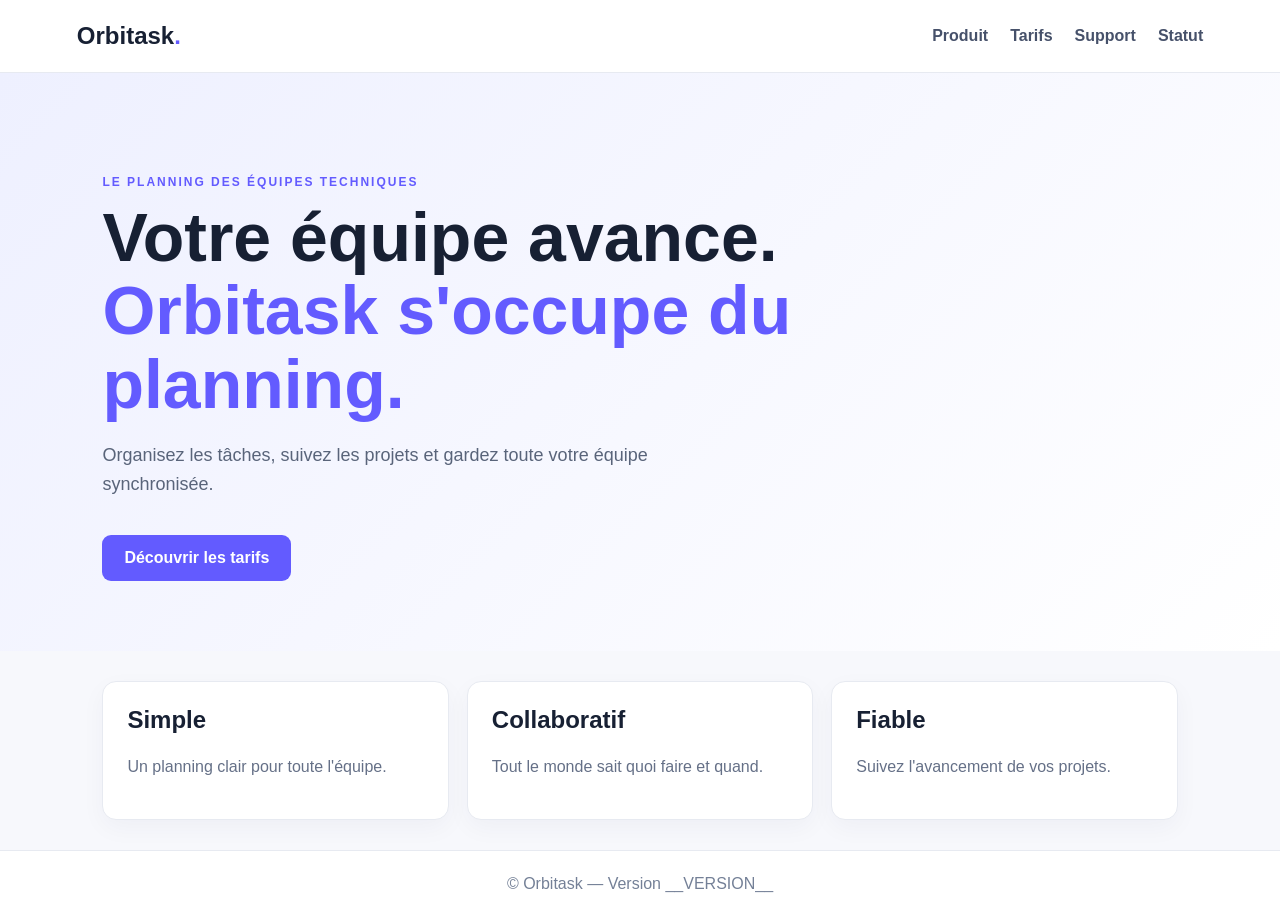
<file: index.html>
<!doctype html>
<html lang="fr">
<head>
  <meta charset="utf-8">
  <meta name="viewport" content="width=device-width, initial-scale=1">
  <title>Orbitask — Planning d'équipe</title>
  <link rel="stylesheet" href="style.css">
</head>
<body>
  <header class="site-header">
    <a class="logo" href="index.html">Orbitask<span>.</span></a>
    <nav aria-label="Navigation principale">
      <a href="produit.html">Produit</a>
      <a href="tarifs.html">Tarifs</a>
      <a href="support.html">Support</a>
      <a href="statut.html">Statut</a>
    </nav>
  </header>
  <main class="hero">
    <p class="eyebrow">LE PLANNING DES ÉQUIPES TECHNIQUES</p>
    <h1>Votre équipe avance.<br><span>Orbitask s'occupe du planning.</span></h1>
    <p>Organisez les tâches, suivez les projets et gardez toute votre équipe synchronisée.</p>
    <a class="button" href="tarifs.html">Découvrir les tarifs</a>
  </main>
  <section class="features">
    <article><h2>Simple</h2><p>Un planning clair pour toute l'équipe.</p></article>
    <article><h2>Collaboratif</h2><p>Tout le monde sait quoi faire et quand.</p></article>
    <article><h2>Fiable</h2><p>Suivez l'avancement de vos projets.</p></article>
  </section>
  <footer>© Orbitask — Version <span class="version">__VERSION__</span></footer>
</body>
</html>
</file>
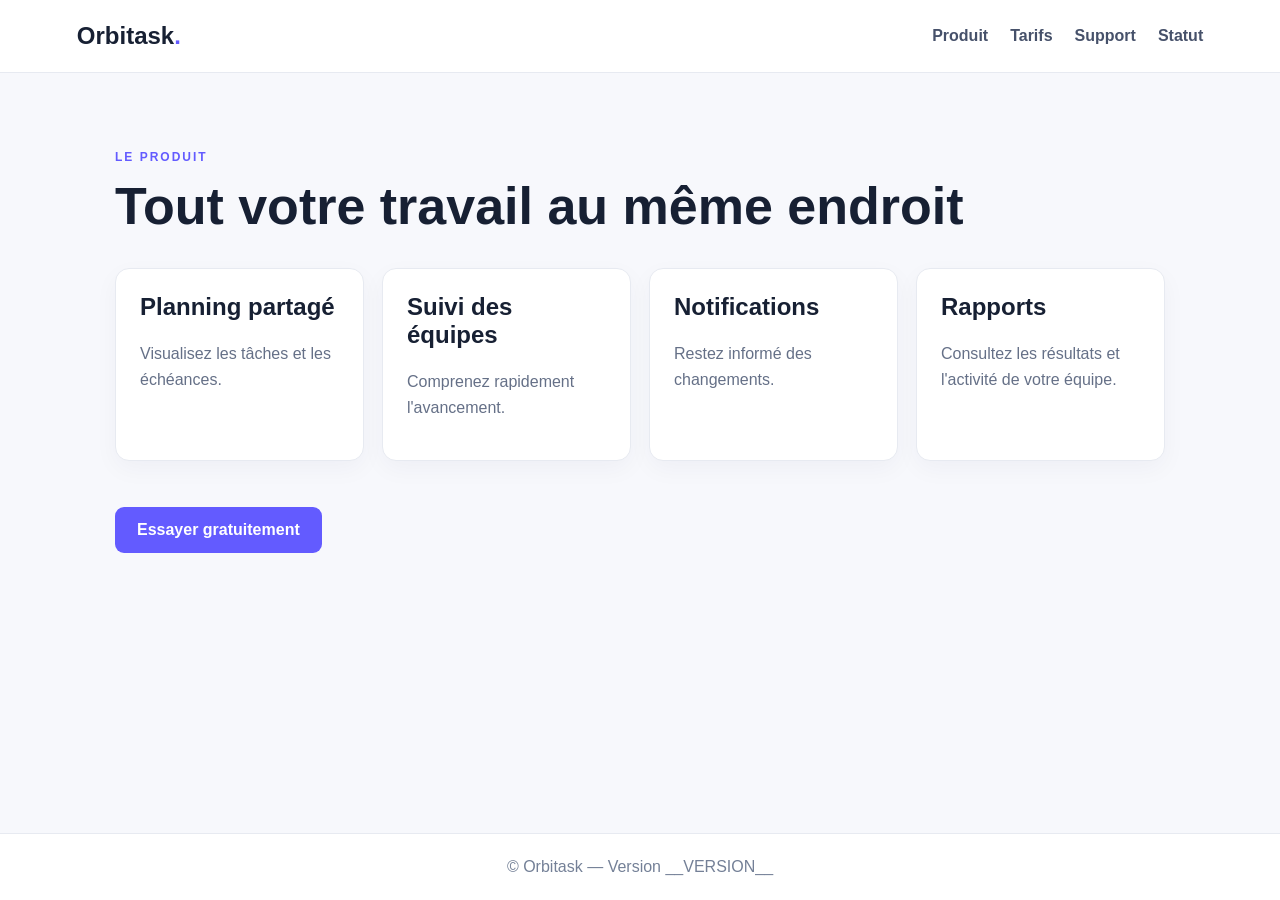
<file: produit.html>
<!doctype html>
<html lang="fr">
<head><meta charset="utf-8"><meta name="viewport" content="width=device-width, initial-scale=1"><title>Produit — Orbitask</title><link rel="stylesheet" href="style.css"></head>
<body>
<header class="site-header"><a class="logo" href="index.html">Orbitask<span>.</span></a><nav aria-label="Navigation principale"><a href="produit.html">Produit</a><a href="tarifs.html">Tarifs</a><a href="support.html">Support</a><a href="statut.html">Statut</a></nav></header>
<main class="page"><p class="eyebrow">LE PRODUIT</p><h1>Tout votre travail au même endroit</h1><div class="features">
<article><h2>Planning partagé</h2><p>Visualisez les tâches et les échéances.</p></article>
<article><h2>Suivi des équipes</h2><p>Comprenez rapidement l'avancement.</p></article>
<article><h2>Notifications</h2><p>Restez informé des changements.</p></article>
<article><h2>Rapports</h2><p>Consultez les résultats et l'activité de votre équipe.</p></article>
</div><a class="button" href="tarifs.html">Essayer gratuitement</a></main>
<footer>© Orbitask — Version <span class="version">__VERSION__</span></footer>
</body></html>
</file>
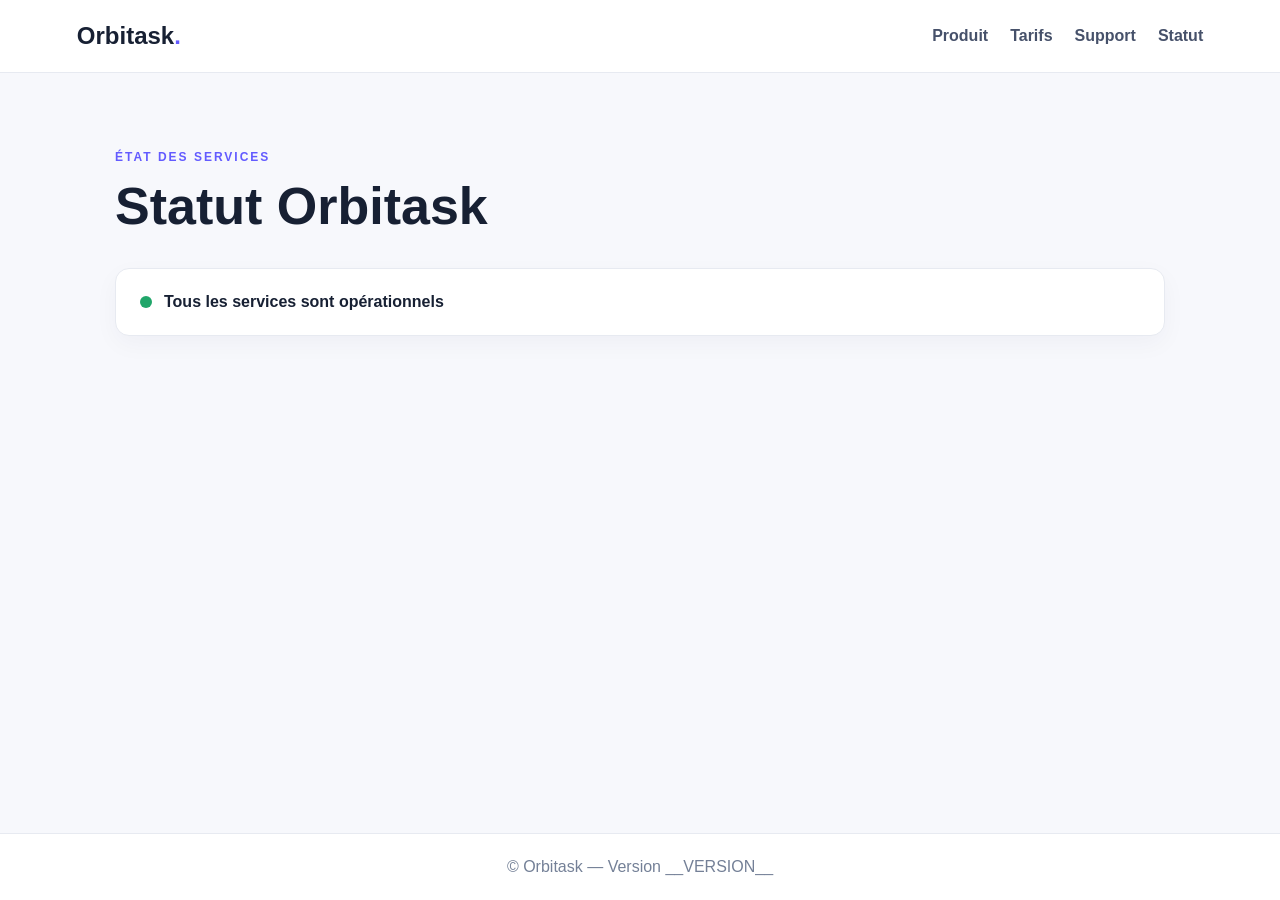
<file: statut.html>
<!doctype html>
<html lang="fr">
<head><meta charset="utf-8"><meta name="viewport" content="width=device-width, initial-scale=1"><title>Statut — Orbitask</title><link rel="stylesheet" href="style.css"></head>
<body>
<header class="site-header"><a class="logo" href="index.html">Orbitask<span>.</span></a><nav aria-label="Navigation principale"><a href="produit.html">Produit</a><a href="tarifs.html">Tarifs</a><a href="support.html">Support</a><a href="statut.html">Statut</a></nav></header>
<main class="page"><p class="eyebrow">ÉTAT DES SERVICES</p><h1>Statut Orbitask</h1><section class="panel status"><span class="status-dot"></span><strong>Tous les services sont opérationnels</strong></section></main>
<footer>© Orbitask — Version <span class="version">__VERSION__</span></footer>
</body></html>
</file>
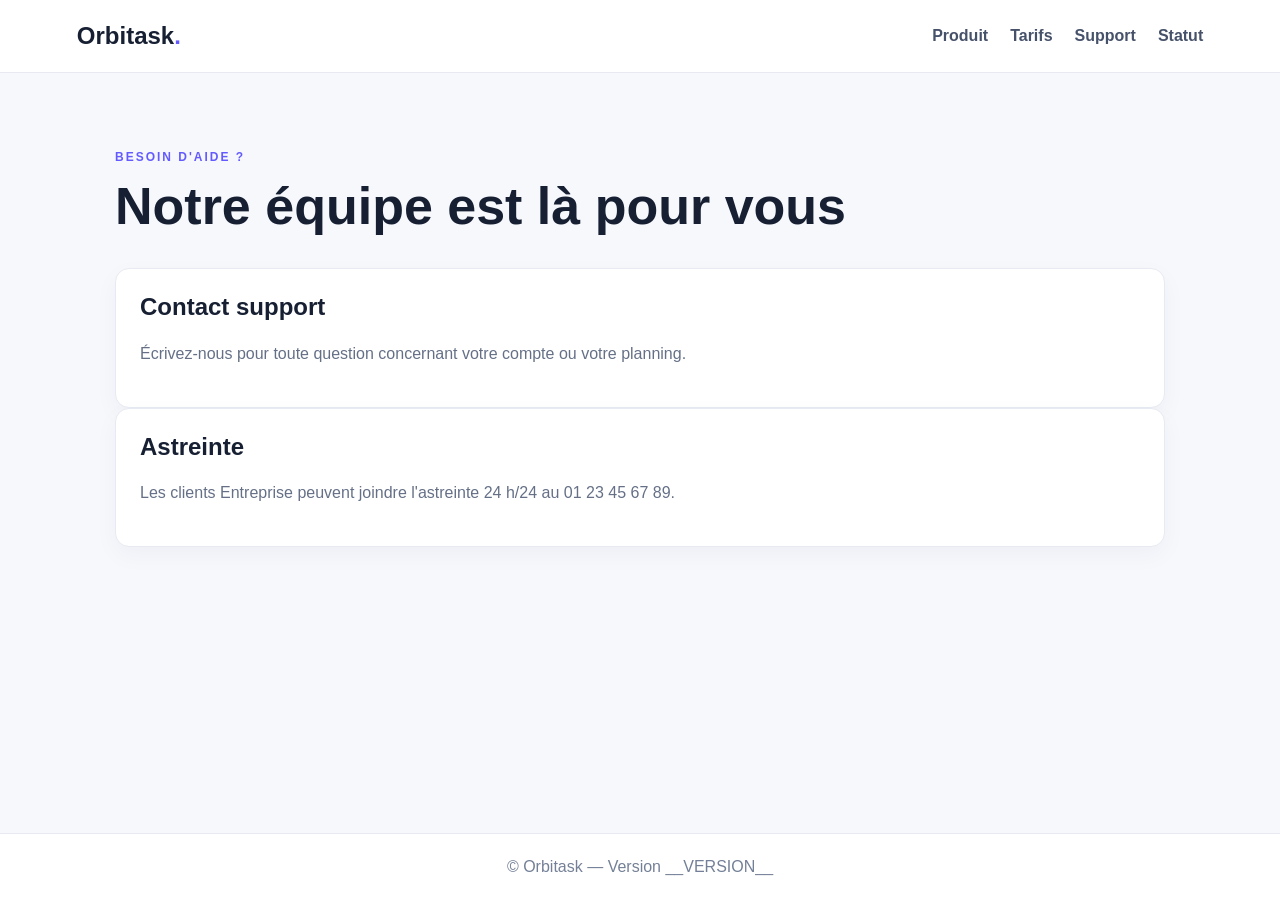
<file: support.html>
<!doctype html>
<html lang="fr">
<head><meta charset="utf-8"><meta name="viewport" content="width=device-width, initial-scale=1"><title>Support — Orbitask</title><link rel="stylesheet" href="style.css"></head>
<body>
<header class="site-header"><a class="logo" href="index.html">Orbitask<span>.</span></a><nav aria-label="Navigation principale"><a href="produit.html">Produit</a><a href="tarifs.html">Tarifs</a><a href="support.html">Support</a><a href="statut.html">Statut</a></nav></header>
<main class="page"><p class="eyebrow">BESOIN D'AIDE ?</p><h1>Notre équipe est là pour vous</h1><section class="panel"><h2>Contact support</h2><p>Écrivez-nous pour toute question concernant votre compte ou votre planning.</p></section><section class="panel"><h2>Astreinte</h2><p>Les clients Entreprise peuvent joindre l'astreinte 24 h/24 au 01 23 45 67 89.</p></section></main>
<footer>© Orbitask — Version <span class="version">__VERSION__</span></footer>
</body></html>
</file>
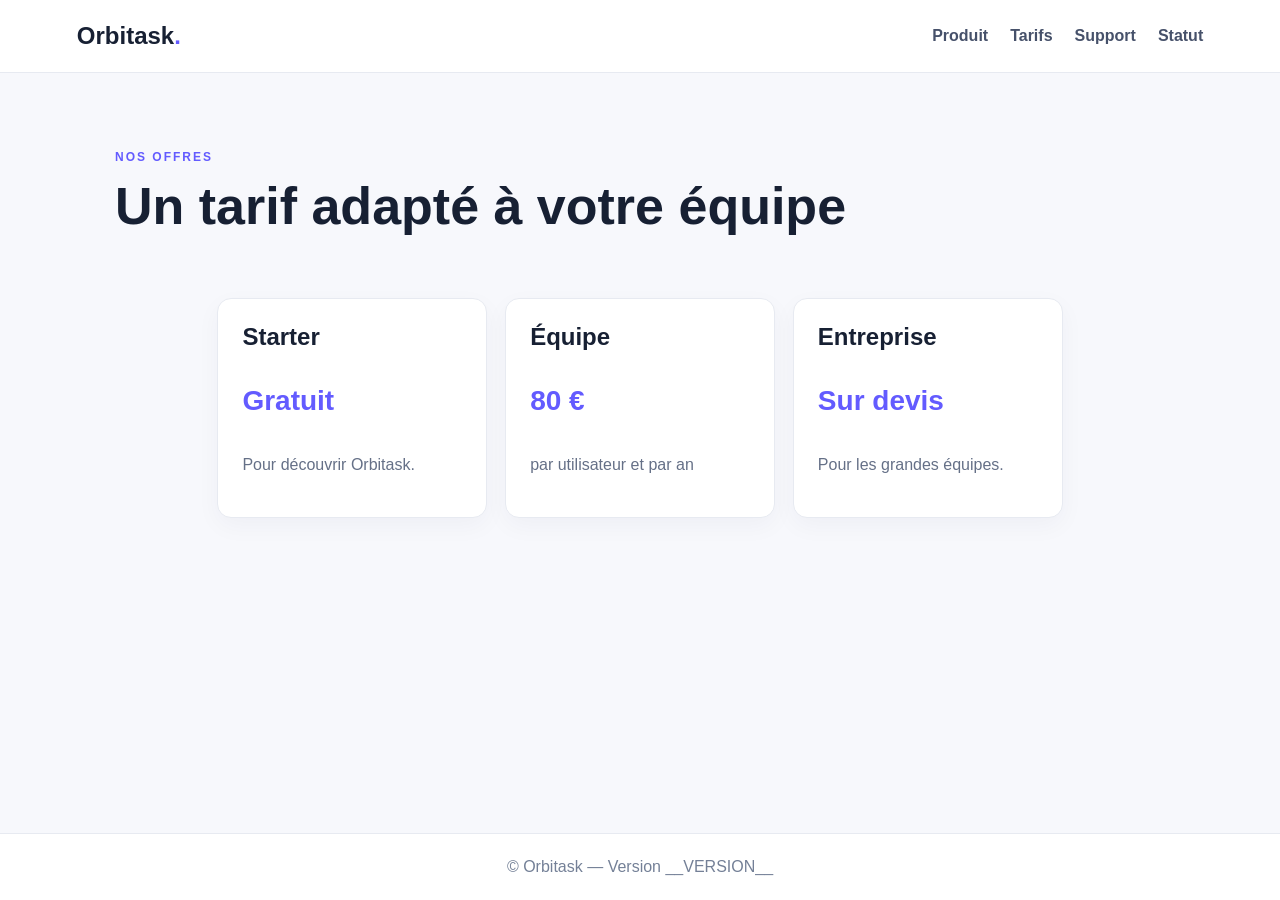
<file: tarifs.html>
<!doctype html>
<html lang="fr">
<head><meta charset="utf-8"><meta name="viewport" content="width=device-width, initial-scale=1"><title>Tarifs — Orbitask</title><link rel="stylesheet" href="style.css"></head>
<body>
<header class="site-header"><a class="logo" href="index.html">Orbitask<span>.</span></a><nav aria-label="Navigation principale"><a href="produit.html">Produit</a><a href="tarifs.html">Tarifs</a><a href="support.html">Support</a><a href="statut.html">Statut</a></nav></header>
<main class="page"><p class="eyebrow">NOS OFFRES</p><h1>Un tarif adapté à votre équipe</h1><div class="pricing">
<article><h2>Starter</h2><p class="price">Gratuit</p><p>Pour découvrir Orbitask.</p></article>
<article><h2>Équipe</h2><p class="price">80 €</p><p>par utilisateur et par an</p></article>
<article><h2>Entreprise</h2><p class="price">Sur devis</p><p>Pour les grandes équipes.</p></article>
</div></main>
<footer>© Orbitask — Version <span class="version">__VERSION__</span></footer>
</body></html>
</file>
<file: style.css>
* { box-sizing: border-box; }
:root { font-family: Arial, Helvetica, sans-serif; color: #172033; background: #f7f8fc; }
body { margin: 0; min-height: 100vh; display: flex; flex-direction: column; }
.site-header { display:flex; align-items:center; justify-content:space-between; gap:24px; padding:22px max(6vw,24px); background:#fff; border-bottom:1px solid #e7eaf1; }
.logo { color:#172033; font-size:24px; font-weight:800; text-decoration:none; }
.logo span { color:#635bff; }
nav { display:flex; flex-wrap:wrap; gap:22px; }
nav a { color:#46516a; text-decoration:none; font-weight:600; }
nav a:hover { color:#635bff; }
.hero { padding:90px 8vw 70px; background:linear-gradient(135deg,#eef0ff,#fff); }
.hero h1 { max-width:800px; font-size:clamp(38px,6vw,68px); line-height:1.08; margin:12px 0 20px; }
.hero h1 span { color:#635bff; }
.hero p:not(.eyebrow) { max-width:620px; color:#59647a; font-size:18px; line-height:1.6; }
.eyebrow { color:#635bff; font-size:12px; font-weight:800; letter-spacing:2px; }
.button { display:inline-block; margin-top:18px; padding:14px 22px; border-radius:9px; background:#635bff; color:white; text-decoration:none; font-weight:700; }
.page { width:min(1050px,88vw); margin:65px auto; flex:1; }
.page h1 { font-size:clamp(34px,5vw,52px); margin:10px 0 32px; }
.features,.pricing { display:grid; grid-template-columns:repeat(auto-fit,minmax(210px,1fr)); gap:18px; padding:30px 8vw; }
.page .features { padding:0; margin-bottom:28px; }
article,.panel { background:white; padding:24px; border:1px solid #e7eaf1; border-radius:14px; box-shadow:0 8px 24px #18264a0a; }
article h2,.panel h2 { margin-top:0; }
article p,.panel p { color:#657087; line-height:1.6; }
.price { color:#635bff !important; font-size:28px; font-weight:800; }
.status { display:flex; align-items:center; gap:12px; }
.status-dot { width:12px; height:12px; border-radius:50%; background:#20a66a; }
footer { margin-top:auto; padding:24px; text-align:center; color:#748097; border-top:1px solid #e7eaf1; background:white; }
@media(max-width:600px){.site-header{align-items:flex-start;flex-direction:column}nav{gap:14px}.hero{padding-top:60px}}
</file>
